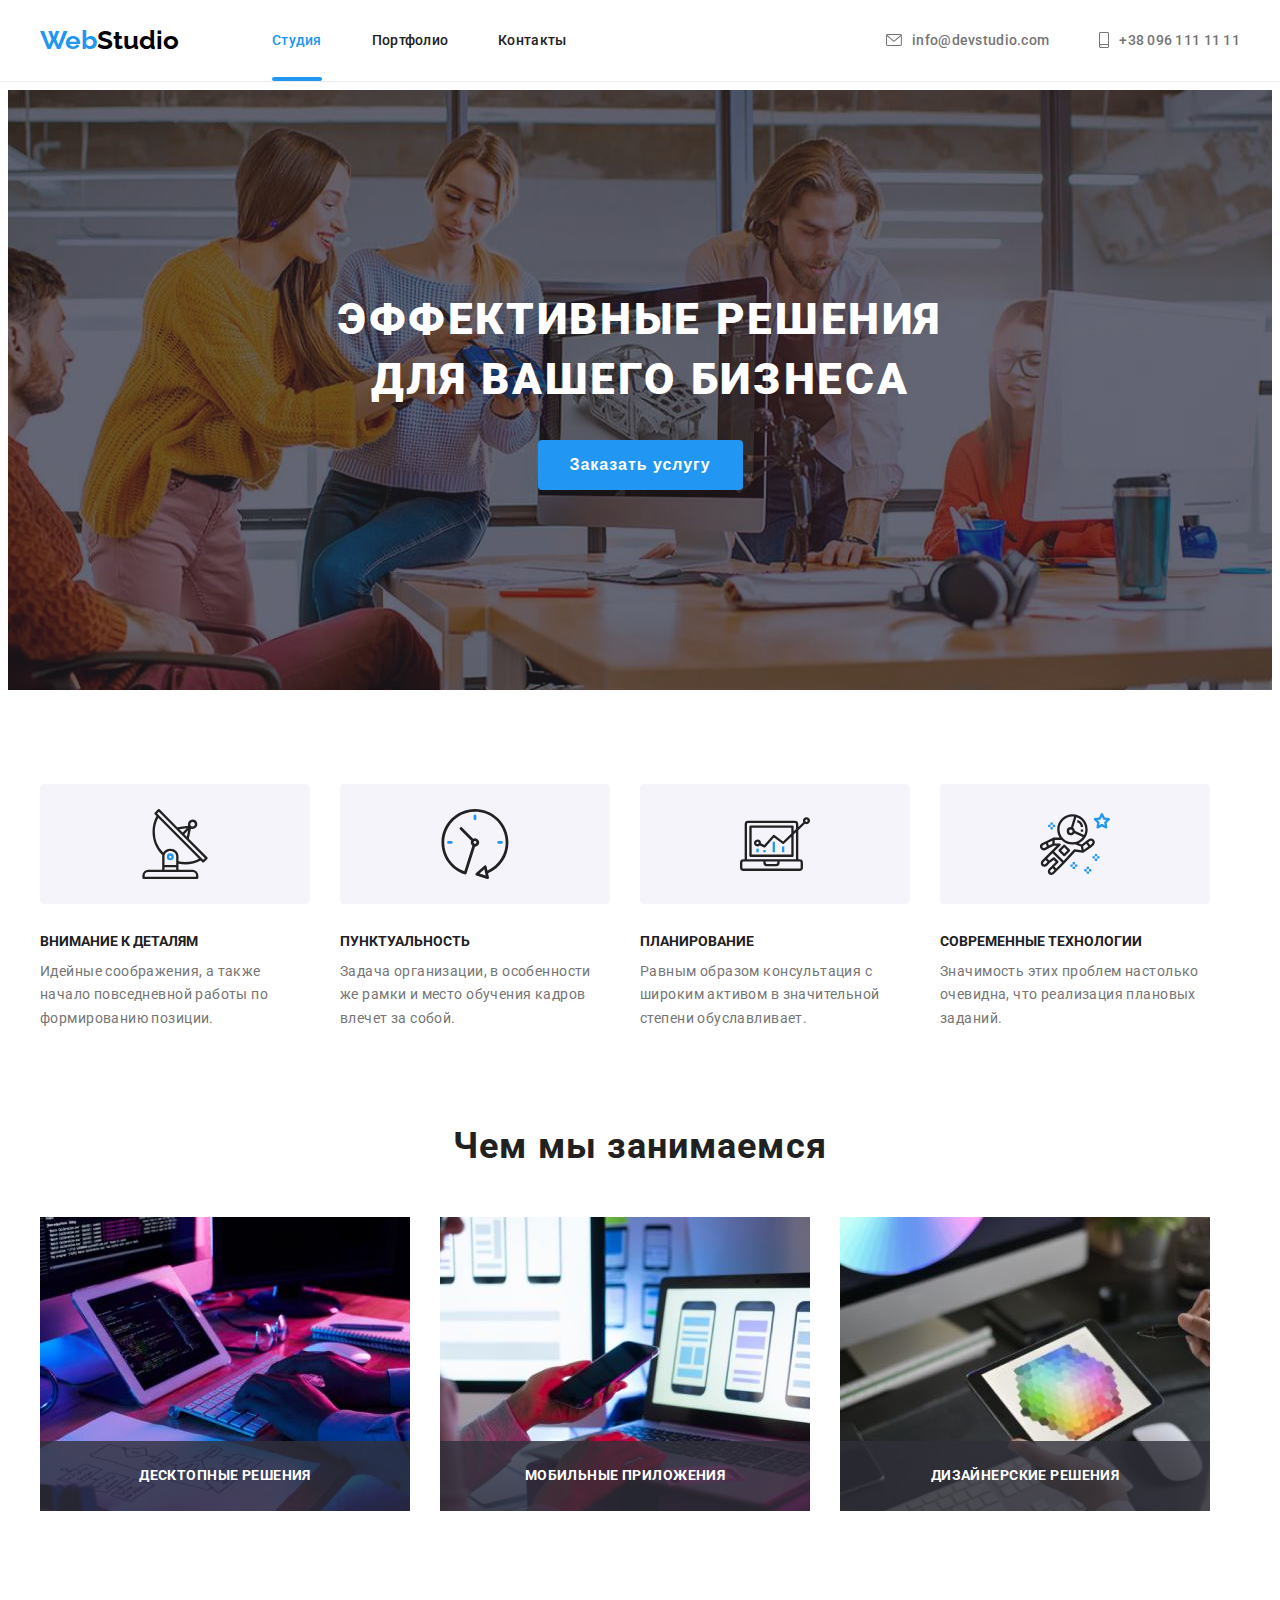
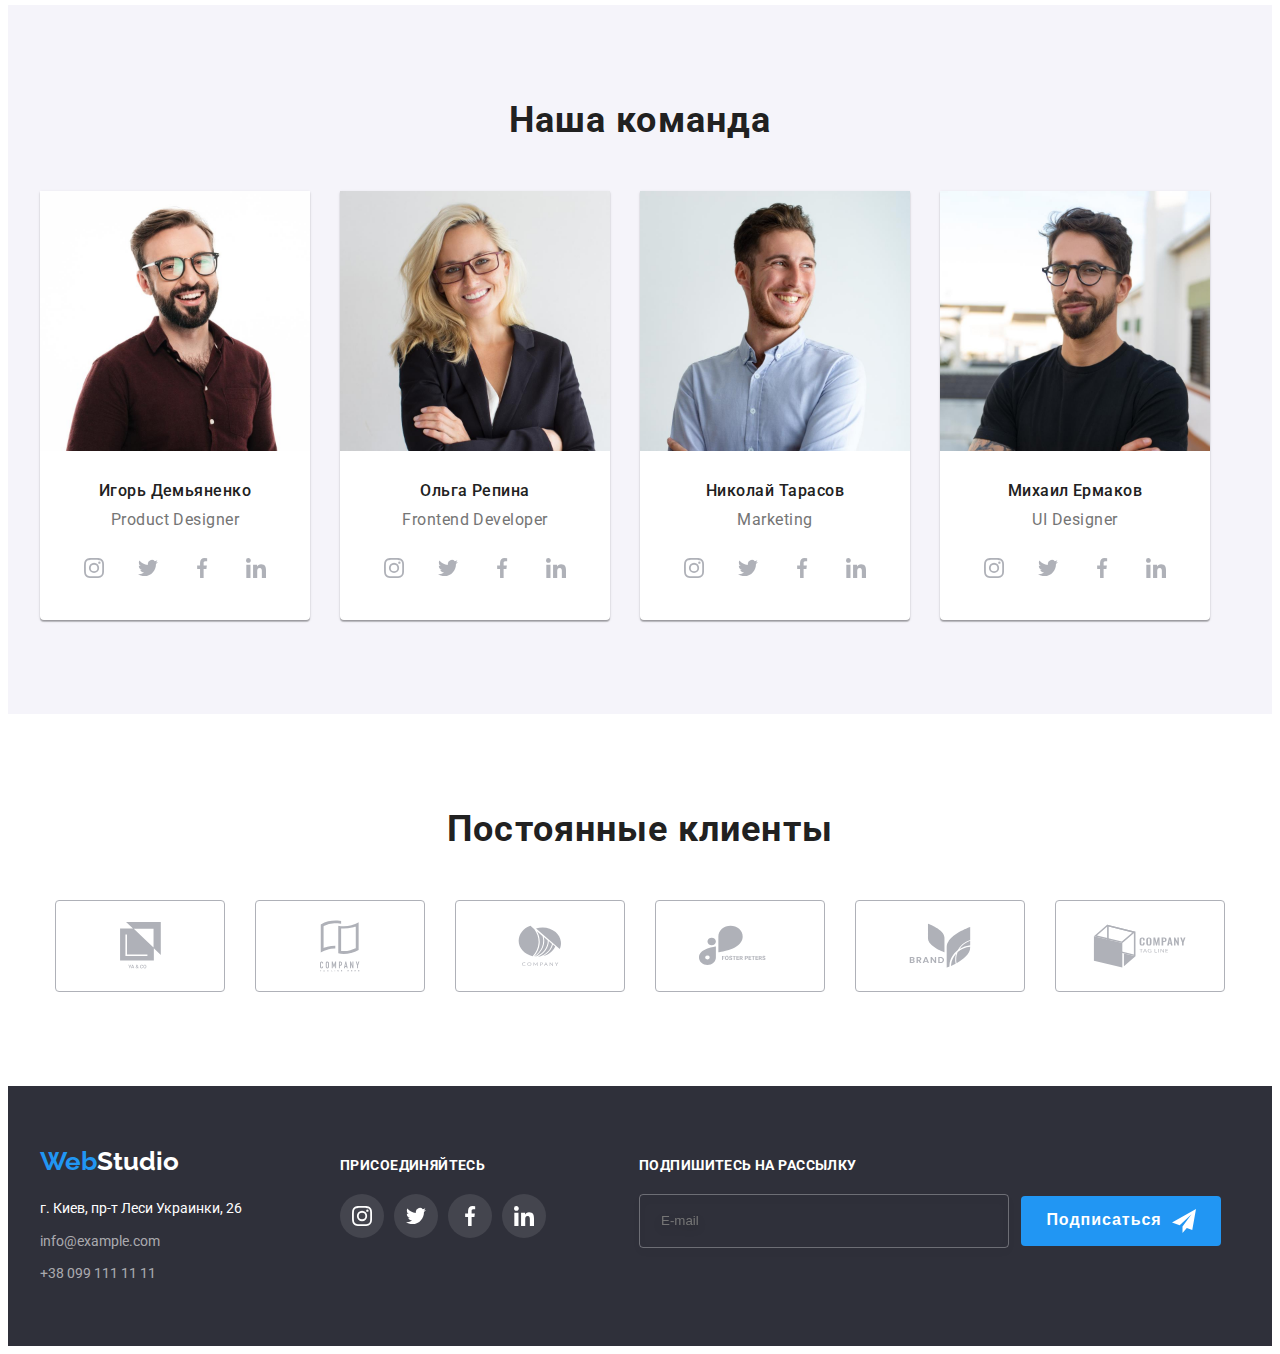
<file: index.html>
<!DOCTYPE html>
<html lang="ru">
    <head>
        <meta charset="UTF-8">
        <meta http-equiv="X-UA-Compatible" content="IE=edge">
        <meta name="viewport" content="width=device-width, initial-scale=1.0">
        <title>Студия</title>
        <link rel="preconnect" href="https://fonts.googleapis.com">
        <link rel="preconnect" href="https://fonts.gstatic.com" crossorigin>
        <link href="https://fonts.googleapis.com/css2?family=Raleway:wght@700&family=Roboto:wght@400;500;700;900&display=swap"
            rel="stylesheet">
        <link rel="stylesheet" href="https://cdnjs.cloudflare.com/ajax/libs/modern-normalize/1.1.0/modern-normalize.min.css"
            integrity="sha512-wpPYUAdjBVSE4KJnH1VR1HeZfpl1ub8YT/NKx4PuQ5NmX2tKuGu6U/JRp5y+Y8XG2tV+wKQpNHVUX03MfMFn9Q=="
            crossorigin="anonymous" referrerpolicy="no-referrer" />
        <link rel="stylesheet" href="./css/main.min.css">
    </head>
    <body>
        
        <!-- Header -->
        <header class="header">

            <div class="container">

                <nav class="nav-box">

                    <a href="./index.html" class="logotype"><span class="logotype__color">Web</span>Studio</a>
                    
                    <ul class="nav-box__list">

                        <li class="nav-box__item">
                            <a class="nav-box__link nav-box__link--current" href="./index.html">Студия</a>
                        </li>

                        <li class="nav-box__item">
                            <a class="nav-box__link" href="./portfolio.html">Портфолио</a>
                        </li>

                        <li class="nav-box__item">
                            <a class="nav-box__link" href="">Контакты</a></li>
                    </ul>
                
                    <ul class="contacts-box">  

                        <li class="contacts-box__item">
                            <a class="contacts-box__link" href="mailto:info@devstudio.com">
                                <svg class="contacts-box__icon" width="16" height="12">
                                    <use href="./images/icons.svg#icon-mail"></use>
                                </svg>info@devstudio.com</a>  
                        </li>

                        <li class="contacts-box__item">
                            <a class="contacts-box__link" href="tel:+380961111111">
                                <svg class="contacts-box__icon" width="10" height="16">
                                    <use href="./images/icons.svg#icon-smartphone"></use>
                                </svg>+38 096 111 11 11</a>
                        </li>
                    </ul>
                </nav>
            </div>
        </header>
        <!-- End of Header -->

        <!-- Main Section -->
        <main>

            <!-- Hero section -->
            <section class="hero">
                <div class="container">
                    <h1 class="hero__title">Эффективные решения для вашего бизнеса</h1>
                    <button class="button hero__button" type="button" data-modal-open>Заказать услугу</button>
                </div>
            </section>
            
            <!-- Modal Window -->
            <div class="backdrop backdrop--is-hidden" data-modal> 
                <div class="modal">
                    <button class="modal__button" type="button" data-modal-close>
                        <svg class="modal__icon" width="18" height="18">
                            <use href="./images/icons.svg#icon-close-button"></use>
                        </svg>
                    </button>

                    <h3 class="modal__title">Оставьте свои данные, мы вам перезвоним</h3>

                    <form class="form">
                        
                        <div class="form-user">
                            <label for="user-name" name="name" class="form-user__label">Имя</label>
                            <input type="text" id="user-name" name="user-name" class="form-user__input" required>
                            <svg class="form-user__icon" width=18 height=18>
                                <use href="./images/icons.svg#icon-form-person"></use>
                            </svg>
                        </div>

                        <div class="form-user">
                            <label for="user-tel" name="tel" class="form-user__label">Телефон</label>
                            <input type="tel" id="user-tel" name="tel" class="form-user__input" required >
                            <svg class="form-user__icon" width=18 height=18>
                                <use href="./images/icons.svg#icon-form-phone"></use>
                            </svg>
                        </div>

                        <div class="form-user">
                            <label for="user-email" name="email" class="form-user__label">Почта</label>
                            <input type="email" id="user-email" name="email" class="form-user__input" required>
                            <svg class="form-user__icon" width=18 height=18>
                                <use href="./images/icons.svg#icon-form-email"></use>
                            </svg>
                        </div>

                        <div class="comment">
                            <label for="feedback" name="feedback" class="comment__label">Комментарий</label>
                            <textarea name="feedback" id="feedback" class="comment__textarea" rows="10"
                            placeholder="Введите текст"></textarea>                                
                        </div>

                        <label name="checkbox" class="form__checkbox-label">
                            <input type="checkbox" name="checkbox" class="form__checkbox-input" >
                            <span class="form__checkbox-icon">
                                <svg width=16 height=15>
                                    <use href="./images/icons.svg#icon-form-check"></use>
                                </svg>
                            </span>
                            Соглашаюсь с рассылкой и принимаю
                            <a href="./index.html" class="form__checkbox-link">Условия договора</a>
                        </label>

                        <button type="submit" class="button form__button">Отправить</button>
                    </form>
                </div>
            </div>
            <!-- End of Hero section -->                               
                
            <!-- Features -->
            <section class="section section--top">
                
                <div class="container">

                    <h2 class="section__title section__title--visually-hidden">Особенности</h2>
                    
                    <ul class="features-list">
                        
                        <li class="features-list__item">
                            <div class="features-list__icon">
                                <svg class="icon" width="70" height="70">
                                    <use href="./images/icons.svg#icon-antenna"></use>
                                </svg>
                            </div>
                            <h3 class="features-list__title">Внимание к деталям</h3>
                            <p class="features-list__text">Идейные соображения, а также начало повседневной работы по формированию позиции.</p>
                        </li>

                        <li class="features-list__item">
                            <div class="features-list__icon">
                                <svg class="icon" width="70" height="70">
                                    <use href="./images/icons.svg#icon-clock"></use>
                                </svg>
                            </div>
                            <h3 class="features-list__title">Пунктуальность</h3>
                            <p class="features-list__text">Задача организации, в особенности же рамки и место обучения кадров влечет за собой.</p>
                        </li>

                        <li class="features-list__item">
                            <div class="features-list__icon">
                                <svg class="icon" width="70" height="70">
                                    <use href="./images/icons.svg#icon-diagram"></use>
                                </svg>
                            </div>
                            <h3 class="features-list__title">Планирование</h3>
                            <p class="features-list__text">Равным образом консультация с широким активом в значительной степени обуславливает.</p>
                        </li>
                        
                        <li class="features-list__item">
                            <div class="features-list__icon">
                                <svg class="icon" width="70" height="70">
                                    <use href="./images/icons.svg#icon-astronaut"></use>
                                </svg>
                            </div>
                            <h3 class="features-list__title">Современные технологии</h3>
                            <p class="features-list__text">Значимость этих проблем настолько очевидна, что реализация плановых заданий.</p>
                        </li>
                    </ul>
                </div>
            </section>
            <!-- End of Features -->
                
            <!-- Work -->
            
            <section class="section">
                
                <div class="container">
                    
                    <h2 class="section__title">Чем мы занимаемся</h2>
                    
                    <ul class="work-list">
                        
                        <li class="work-list__item">                
                            <img src="./images/box1.jpg" width="370" alt="десктопные решения">
                            <div class="work-list__label">
                                <h3 class="work-list__text">Десктопные решения</h3>
                            </div>                            
                        </li>

                        <li class="work-list__item">                                                                                 
                            <img src="./images/box2.jpg" width="370" alt="мобильные приложения">
                            <div class="work-list__label">
                                <h3 class="work-list__text">Мобильные приложения</h3>
                            </div>                         
                        </li>

                        <li class="work-list__item">                           
                            <img src="./images/box3.jpg" width="370" alt="дизайнерские решения">
                            <div class="work-list__label">
                                <h3 class="work-list__text">Дизайнерские решения</h3>
                            </div>                     
                        </li>
                    </ul>
                </div>
            </section>                                       
            <!-- End Work -->
                
            <!-- Our Team -->
            <section class="section section--background">
                
                <div class="container">

                    <h2 class="section__title">Наша команда</h2>

                    <ul class="team-list">
                        
                        <li class="team-list__item">
                            <img src="./images/demyanenko.jpg" width="270" alt="фото Игоря Демьяненка">
                            <div class="heading">

                                <h3 class="heading__title">Игорь Демьяненко</h3>

                                <p class="heading__description">Product Designer</p>

                                <ul class="social-links">

                                    <li class="social-links__item">
                                        <a class="social-links__link" href="https://www.instagram.com/" target="_blank" rel="noreferrer noopener"> 
                                            <svg class="social-links__icon" width="20" height="20">
                                                <use href="./images/icons.svg#icon-instagram"></use>
                                            </svg>
                                        </a>
                                    </li>

                                    <li class="social-links__item">
                                        <a class="social-links__link" href="https://twitter.com/" target="_blank" rel="noreferrer noopener"> 
                                            <svg class="social-links__icon" width="20" height="20">
                                                <use href="./images/icons.svg#icon-twitter"></use>
                                            </svg>
                                        </a>
                                    </li>

                                    <li class="social-links__item">
                                        <a class="social-links__link" href="https://www.facebook.com/" target="_blank" rel="noreferrer noopener"> 
                                            <svg class="social-links__icon" width="20" height="20">
                                                <use href="./images/icons.svg#icon-facebook"></use>
                                            </svg>
                                        </a>
                                    </li>

                                    <li class="social-links__item">
                                        <a class="social-links__link" href="https://www.linkedin.com/" target="_blank" rel="noreferrer noopener"> 
                                            <svg class="social-links__icon" width="20" height="20">
                                                <use href="./images/icons.svg#icon-linkedin"></use>
                                            </svg>
                                        </a>
                                    </li>
                                </ul>
                            </div>
                        </li>

                        <li class="team-list__item">
                            <img src="./images/repina.jpg" width="270" alt="фото Ольги Репиной">
                            <div class="heading">

                                <h3 class="heading__title">Ольга Репина</h3>

                                <p class="heading__description">Frontend Developer</p>

                                <ul class="social-links">

                                    <li class="social-links__item">
                                        <a class="social-links__link" href="https://www.instagram.com/" target="_blank" rel="noreferrer noopener">
                                            <svg class="social-links__icon" width="20" height="20">
                                                <use href="./images/icons.svg#icon-instagram"></use>
                                            </svg>
                                        </a>
                                    </li>

                                    <li class="social-links__item">
                                        <a class="social-links__link" href="https://twitter.com/" target="_blank" rel="noreferrer noopener">
                                            <svg class="social-links__icon" width="20" height="20">
                                                <use href="./images/icons.svg#icon-twitter"></use>
                                            </svg>
                                        </a>
                                    </li>

                                    <li class="social-links__item">
                                        <a class="social-links__link" href="https://www.facebook.com/" target="_blank" rel="noreferrer noopener">
                                            <svg class="social-links__icon" width="20" height="20">
                                                <use href="./images/icons.svg#icon-facebook"></use>
                                            </svg>
                                        </a>
                                    </li>

                                    <li class="social-links__item">
                                        <a class="social-links__link" href="https://www.linkedin.com/" target="_blank" rel="noreferrer noopener">
                                            <svg class="social-links__icon" width="20" height="20">
                                                <use href="./images/icons.svg#icon-linkedin"></use>
                                            </svg>
                                        </a>
                                    </li>
                                </ul>
                            </div>
                        </li>

                        <li class="team-list__item">
                            <img src="./images/tarasov.jpg" width="270" alt="фото Николая Тарасова">
                            <div class="heading">

                                <h3 class="heading__title">Николай Тарасов</h3>

                                <p class="heading__description">Marketing</p>

                                <ul class="social-links">

                                    <li class="social-links__item">
                                        <a class="social-links__link" href="https://www.instagram.com/" target="_blank" rel="noreferrer noopener">
                                            <svg class="social-links__icon" width="20" height="20">
                                                <use href="./images/icons.svg#icon-instagram"></use>
                                            </svg>
                                        </a>
                                    </li>

                                    <li class="social-links__item">
                                        <a class="social-links__link" href="https://twitter.com/" target="_blank" rel="noreferrer noopener">
                                            <svg class="social-links__icon" width="20" height="20">
                                                <use href="./images/icons.svg#icon-twitter"></use>
                                            </svg>
                                        </a>
                                    </li>

                                    <li class="social-links__item">
                                        <a class="social-links__link" href="https://www.facebook.com/" target="_blank" rel="noreferrer noopener">
                                            <svg class="social-links__icon" width="20" height="20">
                                                <use href="./images/icons.svg#icon-facebook"></use>
                                            </svg>
                                        </a>
                                    </li>

                                    <li class="social-links__item">
                                        <a class="social-links__link" href="https://www.linkedin.com/" target="_blank" rel="noreferrer noopener">
                                            <svg class="social-links__icon" width="20" height="20">
                                                <use href="./images/icons.svg#icon-linkedin"></use>
                                            </svg>
                                        </a>
                                    </li>
                                </ul>
                            </div>
                        </li>

                        <li class="team-list__item">
                            <img src="./images/ermakov.jpg" width="270" alt="фото Михаила Ермакова">
                            <div class="heading">

                                <h3 class="heading__title">Михаил Ермаков</h3>

                                <p class="heading__description">UI Designer</p>

                                <ul class="social-links">

                                    <li class="social-links__item">
                                        <a class="social-links__link" href="https://www.instagram.com/" target="_blank" rel="noreferrer noopener">
                                            <svg class="social-links__icon" width="20" height="20">
                                                <use href="./images/icons.svg#icon-instagram"></use>
                                            </svg>
                                        </a>
                                    </li>

                                    <li class="social-links__item">
                                        <a class="social-links__link" href="https://twitter.com/" target="_blank" rel="noreferrer noopener">
                                            <svg class="social-links__icon" width="20" height="20">
                                                <use href="./images/icons.svg#icon-twitter"></use>
                                            </svg>
                                        </a>
                                    </li>

                                    <li class="social-links__item">
                                        <a class="social-links__link" href="https://www.facebook.com/" target="_blank" rel="noreferrer noopener">
                                            <svg class="social-links__icon" width="20" height="20">
                                                <use href="./images/icons.svg#icon-facebook"></use>
                                            </svg>
                                        </a>
                                    </li>

                                    <li class="social-links__item">
                                        <a class="social-links__link" href="https://www.linkedin.com/" target="_blank" rel="noreferrer noopener">
                                            <svg class="social-links__icon" width="20" height="20">
                                                <use href="./images/icons.svg#icon-linkedin"></use>
                                            </svg>
                                        </a>
                                    </li>
                                </ul>
                            </div>
                        </li>
                    </ul>
                </div>
            </section>
            <!-- End of Our Team -->

            <!-- Clients -->
            <section class="section">

                <div class="container">

                    <h2 class="section__title">Постоянные клиенты</h2>

                    <ul class="clients-list">

                        <li class="clients-list__item">
                            <a class="clients-list__link" href="#" target="_blank" rel="noreferrer noopener">
                                <svg class="clients-list__icon" width="41" height="46.7">
                                    <use href="./images/icons.svg#icon-logo1"></use>
                                </svg>
                            </a>
                        </li>

                        <li class="clients-list__item">
                            <a class="clients-list__link" href="#" target="_blank" rel="noreferrer noopener">
                                <svg class="clients-list__icon" width="40" height="52">
                                    <use href="./images/icons.svg#icon-logo2"></use>
                                </svg>
                            </a>
                        </li>

                        <li class="clients-list__item">
                            <a class="clients-list__link" href="#" target="_blank" rel="noreferrer noopener">
                                <svg class="clients-list__icon" width="43.46" height="41.18">
                                    <use href="./images/icons.svg#icon-logo3"></use>
                                </svg>
                            </a>
                        </li>

                        <li class="clients-list__item">
                            <a class="clients-list__link" href="#" target="_blank" rel="noreferrer noopener">
                                <svg class="clients-list__icon" width="84.44" height="40.62">
                                    <use href="./images/icons.svg#icon-logo4"></use>
                                </svg>
                            </a>
                        </li>

                        <li class="clients-list__item">
                            <a class="clients-list__link" href="#" target="_blank" rel="noreferrer noopener">
                                <svg class="clients-list__icon" width="62.54" height="45.43">
                                    <use href="./images/icons.svg#icon-logo5"></use>
                                </svg>
                            </a>
                        </li>

                        <li class="clients-list__item">
                            <a class="clients-list__link" href="#" target="_blank" rel="noreferrer noopener">
                                <svg class="clients-list__icon" width="93.79" height="43.93">
                                    <use href="./images/icons.svg#icon-logo6"></use>
                                </svg>
                            </a>
                        </li>
                    </ul>
                </div>
            </section>
            <!-- End of Clients -->

        </main>
        <!-- End of Main Section -->
            
        <!-- Footer -->
        <footer class="footer">

            <div class="container container--footer">

                <div class="footer-nav">

                    <a href="./index.html" class="logotype footer__logotype"><span class="logotype__color">Web</span>Studio</a>
                    
                    <address class="address">г. Киев, пр-т Леси Украинки, 26</address>
                    
                        <ul class="contacts">

                            <li class="contacts__item">
                                <a class="contacts__link" href="mailto:info@example.com">info@example.com</a>
                            </li>

                            <li class="contacts__item">
                                <a class="contacts__link" href="tel:+380991111111">+38 099 111 11 11</a>
                            </li>
                        </ul>

                </div>

                <div class="footer-social">

                    <h2 class="footer__subtitle">Присоединяйтесь</h2>

                    <ul class="social-links social-links--footer">

                        <li class="social-links__item">
                            <a class="social-links__link social-links__link--bgc" href="https://www.instagram.com/" target="_blank" rel="noreferrer noopener">
                                <svg class="social-links__icon social-links__icon--color" width="20" height="20">
                                    <use href="./images/icons.svg#icon-instagram-footer"></use>
                                </svg>
                            </a>
                        </li>

                        <li class="social-links__item">
                            <a class="social-links__link social-links__link--bgc" href="https://twitter.com/" target="_blank" rel="noreferrer noopener">
                                <svg class="social-links__icon social-links__icon--color" width="20" height="20">
                                    <use href="./images/icons.svg#icon-twitter-footer"></use>
                                </svg>
                            </a>
                        </li>

                        <li class="social-links__item">
                            <a class="social-links__link social-links__link--bgc" href="https://www.facebook.com/" target="_blank" rel="noreferrer noopener">
                                <svg class="social-links__icon social-links__icon--color" width="20" height="20">
                                    <use href="./images/icons.svg#icon-facebook-footer"></use>
                                </svg>
                            </a>
                        </li>

                        <li class="social-links__item">
                            <a class="social-links__link social-links__link--bgc" href="https://www.linkedin.com/" target="_blank" rel="noreferrer noopener">
                                <svg class="social-links__icon social-links__icon--color" width="20" height="20">
                                    <use href="./images/icons.svg#icon-linkedin-footer"></use>
                                </svg>
                            </a>
                        </li>
                    </ul>
                </div>                      
                
                <!-- Form subscribe -->
                <form class="subscribe">

                    <h2 class="footer__subtitle">Подпишитесь на рассылку</h2>

                    <div class="form-subscribe">

                        <input type="email" name="email" class="form-subscribe__input" placeholder="E-mail">                         
                        <button type="submit" class="button form-subscribe__button">Подписаться
                            <svg class="form-subscribe__icon" width="24" height=24>
                                <use href="./images/icons.svg#icon-form-send"></use>
                            </svg>
                        </button>
                    </div>
                </form>
                <!-- End of Form subscribe -->
            </div>
        </footer>
        <!-- End of Footer -->
        <script src="./js/modal.js"></script>
    </body>
</html>
</file>
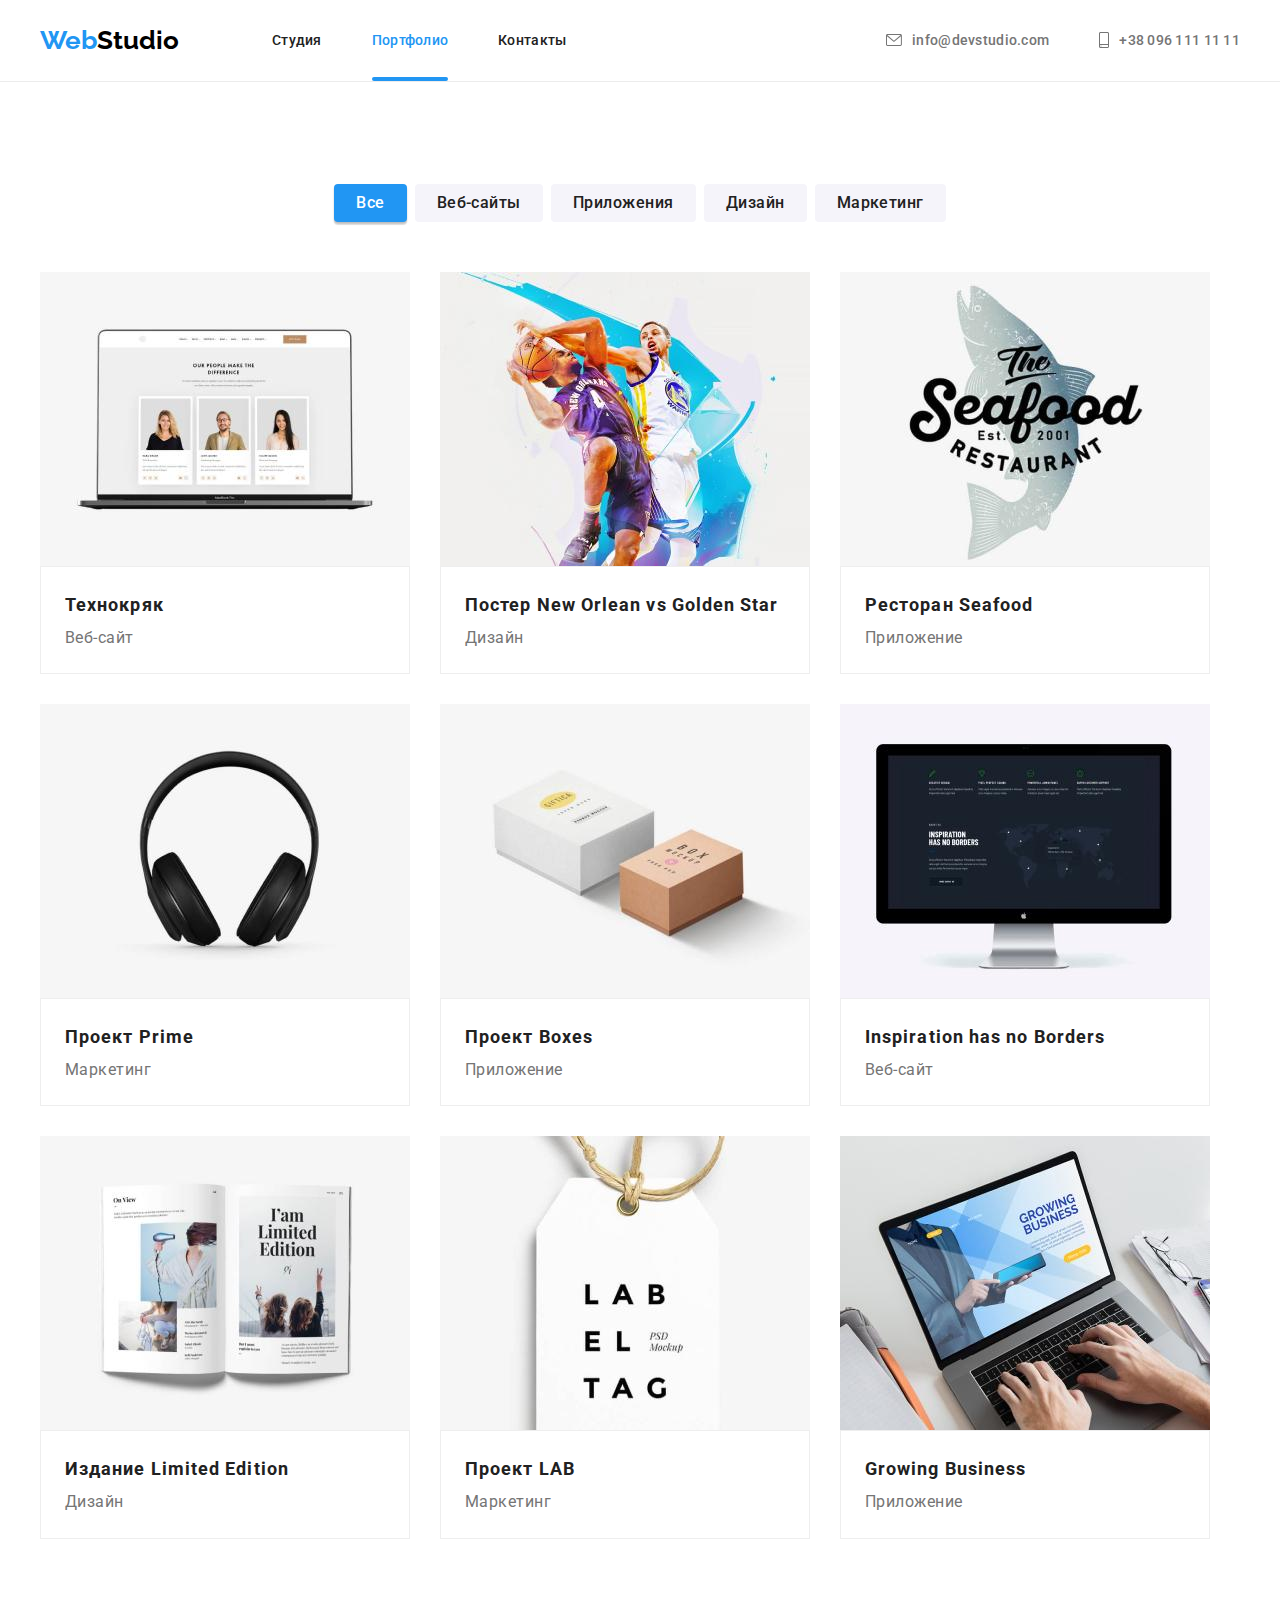
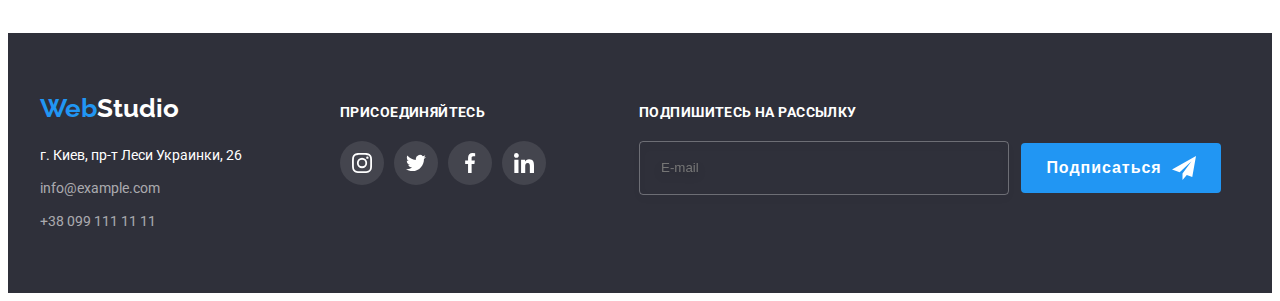
<file: portfolio.html>
<!DOCTYPE html>
<html lang="ru">
    <head>
        <meta charset="UTF-8">
        <meta http-equiv="X-UA-Compatible" content="IE=edge">
        <meta name="viewport" content="width=device-width, initial-scale=1.0">
        <title>Портфолио</title>
        <link rel="preconnect" href="https://fonts.googleapis.com">
        <link rel="preconnect" href="https://fonts.gstatic.com" crossorigin>
        <link href="https://fonts.googleapis.com/css2?family=Raleway:wght@700&family=Roboto:wght@400;500;700;900&display=swap"
            rel="stylesheet">
        <link rel="stylesheet" href="https://cdnjs.cloudflare.com/ajax/libs/modern-normalize/1.1.0/modern-normalize.min.css"
            integrity="sha512-wpPYUAdjBVSE4KJnH1VR1HeZfpl1ub8YT/NKx4PuQ5NmX2tKuGu6U/JRp5y+Y8XG2tV+wKQpNHVUX03MfMFn9Q=="
            crossorigin="anonymous" referrerpolicy="no-referrer"/>
        <link rel="stylesheet" href="./css/main.min.css">
    </head>

    <body>
        
        <!-- Header -->
        <header class="header">

            <div class="container">

                <nav class="nav-box">

                    <a href="./index.html" class="logotype"><span class="logotype__color">Web</span>Studio</a>
        
                    <ul class="nav-box__list">
                        <li class="nav-box__item">
                            <a class="nav-box__link" href="./index.html">Студия</a>
                        </li>

                        <li class="nav-box__item">
                            <a class="nav-box__link nav-box__link--current" href="./portfolio.html">Портфолио</a>
                        </li>

                        <li class="nav-box__item">
                            <a class="nav-box__link" href="">Контакты</a>
                        </li>
                    </ul>
        
                    <ul class="contacts-box">

                        <li class="contacts-box__item">
                            <a class="contacts-box__link" href="mailto:info@devstudio.com">
                                <svg class="contacts-box__icon" width="16" height="12">
                                    <use href="./images/icons.svg#icon-mail"></use>
                                </svg>info@devstudio.com</a>
                        </li>

                        <li class="contacts-box__item">
                            <a class="contacts-box__link" href="tel:+380961111111">
                                <svg class="contacts-box__icon" width="10" height="16">
                                    <use href="./images/icons.svg#icon-smartphone"></use>
                                </svg>+38 096 111 11 11</a>
                        </li>
                    </ul>
                </nav>
            </div>
        </header>
        <!-- End of Header -->

        <!-- Main Section -->
        <main>

            <section class="section">

                <div class="container">

                    <h1 class="section__title section__title--visually-hidden">Наши работы</h1>

                    <!-- Filters -->
                    <ul class="filters">
                        <li class="filters__item"><button type="button" class="filters__button filters__button--current">Все</button></li>
                        <li class="filters__item"><button type="button" class="filters__button">Веб-сайты</button></li>
                        <li class="filters__item"><button type="button" class="filters__button">Приложения</button></li>
                        <li class="filters__item"><button type="button" class="filters__button">Дизайн</button></li>
                        <li class="filters__item"><button type="button" class="filters__button">Маркетинг</button></li>
                    </ul>
                    <!-- End of Filters -->

                    <!-- Portfolio -->
                    <ul class="works">

                        <li class="works__item">
                            <a href="#" class="works__link">
                                <div class="works-thumb">
                                    <img src="./images/techcrack.jpg" width="370" height="294" alt="ноутбук с фото трех контактов">
                                    <div class="overlay">
                                        <p class="overlay__text">Технокряк это современная площадка распространения коронавируса. 
                                        Компании используют эту платформу для цифрового шпионажа и атак на защищённые сервера конкурентов.</p>
                                    </div>
                                </div>

                                <div class="works__description">
                                    <h3 class="works__title">Технокряк</h3>
                                    <p class="works__text">Веб-сайт</p>
                                </div>
                            </a>
                        </li>

                        <li class="works__item">
                            <a href="#" class="works__link">
                                <div class="works-thumb">
                                    <img src="./images/poster-new-orlean-vs-golden-star.jpg" width="370" height="294" alt="постер двух баскетболистов">
                                    <div class="overlay">
                                        <p class="overlay__text">Lorem ipsum dolor sit amet, consectetur adipisicing elit. 
                                        Ex recusandae tempore ratione porro pariatur consectetur ipsam rerum, numquam minus sint.</p>
                                    </div>
                                </div>

                                <div class="works__description">
                                    <h3 class="works__title">Постер New Orlean vs Golden Star</h3>
                                    <p class="works__text">Дизайн</p>
                                </div>
                            </a>
                        </li>

                        <li class="works__item">
                            <a href="#" class="works__link">
                                <div class="works-thumb">
                                    <img src="./images/restaurant-seafood.jpg" width="370" height="294" alt="постер ресторана морепродуктов">
                                    <div class="overlay">
                                        <p class="overlay__text">Lorem ipsum dolor sit amet, consectetur adipisicing elit.
                                        Ex recusandae tempore ratione porro pariatur consectetur ipsam rerum, numquam minus sint.</p>
                                    </div>            
                                </div>

                                <div class="works__description">
                                    <h3 class="works__title">Ресторан Seafood</h3>
                                    <p class="works__text">Приложение</p>
                                </div>
                            </a>
                        </li>

                        <li class="works__item">
                            <a href="#" class="works__link">
                                <div class="works-thumb">
                                    <img src="./images/project-prime.jpg" width="370" height="294" alt="фото наушников">
                                    <div class="overlay">
                                        <p class="overlay__text">Lorem ipsum dolor sit amet, consectetur adipisicing elit.
                                        Ex recusandae tempore ratione porro pariatur consectetur ipsam rerum, numquam minus sint.</p>
                                    </div>
                                </div>

                                <div class="works__description">
                                    <h3 class="works__title">Проект Prime</h3>
                                    <p class="works__text">Маркетинг</p>
                                </div>
                            </a>
                        </li>

                        <li class="works__item">
                            <a href="#" class="works__link">
                                <div class="works-thumb">
                                    <img src="./images/project-boxes.jpg" width="370" height="294" alt="фото двух коробок">
                                    <div class="overlay">
                                        <p class="overlay__text">Lorem ipsum dolor sit amet, consectetur adipisicing elit.
                                        Ex recusandae tempore ratione porro pariatur consectetur ipsam rerum, numquam minus sint.</p>
                                    </div>
                                </div>

                                <div class="works__description">
                                    <h3 class="works__title">Проект Boxes</h3>
                                    <p class="works__text">Приложение</p>
                                </div>
                            </a>
                        </li>
                        
                        <li class="works__item">
                            <a href="#" class="works__link">
                                <div class="works-thumb">
                                    <img src="./images/inspiration-has-no-borders.jpg" width="370" height="294" alt="фото аймака с картой мира">
                                    <div class="overlay">
                                        <p class="overlay__text">Lorem ipsum dolor sit amet, consectetur adipisicing elit.
                                        Ex recusandae tempore ratione porro pariatur consectetur ipsam rerum, numquam minus sint.</p>
                                    </div>
                                </div>

                                <div class="works__description">
                                    <h3 class="works__title">Inspiration has no Borders</h3>
                                    <p class="works__text">Веб-сайт</p>
                                </div>
                            </a>
                        </li>

                        <li class="works__item">
                            <a href="#" class="works__link">
                                <div class="works-thumb">
                                    <img src="./images/limited-edition.jpg" width="370" height="294" alt="фото книги ограниченого издания">
                                    <div class="overlay">
                                        <p class="overlay__text">Lorem ipsum dolor sit amet, consectetur adipisicing elit.
                                        Ex recusandae tempore ratione porro pariatur consectetur ipsam rerum, numquam minus sint.</p>
                                    </div>
                                </div>

                                <div class="works__description">
                                    <h3 class="works__title">Издание Limited Edition</h3>
                                    <p class="works__text">Дизайн</p>
                                </div>
                            </a>
                        </li>

                        <li class="works__item">
                            <a href="#" class="works__link">
                                <div class="works-thumb">
                                    <img src="./images/project-lab.jpg" width="370" height="294" alt="фото лейбла">
                                    <div class="overlay">
                                        <p class="overlay__text">Lorem ipsum dolor sit amet, consectetur adipisicing elit.
                                        Ex recusandae tempore ratione porro pariatur consectetur ipsam rerum, numquam minus sint.</p>
                                    </div>
                                </div>

                                <div class="works__description">
                                    <h3 class="works__title">Проект LAB</h3>
                                    <p class="works__text">Маркетинг</p>
                                </div>
                            </a>
                        </li>

                        <li class="works__item">
                            <a href="#" class="works__link">
                                <div class="works-thumb">
                                    <img src="./images/growing-buisnes.jpg" width="370" height="294" alt="фото макбука в рабочей обстановке">
                                    <div class="overlay">
                                        <p class="overlay__text">Lorem ipsum dolor sit amet, consectetur adipisicing elit.
                                        Ex recusandae tempore ratione porro pariatur consectetur ipsam rerum, numquam minus sint.</p>
                                    </div>
                                </div>

                                <div class="works__description">
                                    <h3 class="works__title">Growing Business</h3>
                                    <p class="works__text">Приложение</p>
                                </div>
                            </a>
                        </li>
                    </ul>
                    <!-- End of Portfolio -->
                </div>
            </section>
            <!-- End of Main Section -->
        </main>

        <!-- Footer -->
        <footer class="footer">
        
            <div class="container container--footer">
        
                <div class="footer-nav">
        
                    <a href="./index.html" class="logotype footer__logotype"><span class="logotype__color">Web</span>Studio</a>
        
                    <address class="address">г. Киев, пр-т Леси Украинки, 26</address>

                    <ul class="contacts">
                        <li class="contacts__item">
                            <a class="contacts__link" href="mailto:info@example.com">info@example.com</a>
                        </li>

                        <li class="contacts__item">
                            <a class="contacts__link" href="tel:+380991111111">+38 099 111 11 11</a>
                        </li>
                    </ul>
        
                </div>
        
                <div class="footer-social">
        
                    <h2 class="footer__subtitle">Присоединяйтесь</h2>
        
                    <ul class="social-links social-links--footer">
        
                        <li class="social-links__item">
                            <a class="social-links__link social-links__link--bgc" href="https://www.instagram.com/"
                                target="_blank" rel="noreferrer noopener">
                                <svg class="social-links__icon social-links__icon--color" width="20" height="20">
                                    <use href="./images/icons.svg#icon-instagram-footer"></use>
                                </svg>
                            </a>
                        </li>
        
                        <li class="social-links__item">
                            <a class="social-links__link social-links__link--bgc" href="https://twitter.com/" target="_blank"
                                rel="noreferrer noopener">
                                <svg class="social-links__icon social-links__icon--color" width="20" height="20">
                                    <use href="./images/icons.svg#icon-twitter-footer"></use>
                                </svg>
                            </a>
                        </li>
        
                        <li class="social-links__item">
                            <a class="social-links__link social-links__link--bgc" href="https://www.facebook.com/"
                                target="_blank" rel="noreferrer noopener">
                                <svg class="social-links__icon social-links__icon--color" width="20" height="20">
                                    <use href="./images/icons.svg#icon-facebook-footer"></use>
                                </svg>
                            </a>
                        </li>
        
                        <li class="social-links__item">
                            <a class="social-links__link social-links__link--bgc" href="https://www.linkedin.com/"
                                target="_blank" rel="noreferrer noopener">
                                <svg class="social-links__icon social-links__icon--color" width="20" height="20">
                                    <use href="./images/icons.svg#icon-linkedin-footer"></use>
                                </svg>
                            </a>
                        </li>
                    </ul>
                </div>
        
                <!-- Form subscribe -->
                <form class="subscribe">
        
                    <h2 class="footer__subtitle">Подпишитесь на рассылку</h2>
        
                    <div class="form-subscribe">
        
                        <input type="email" name="email" class="form-subscribe__input" placeholder="E-mail">
                        <button type="submit" class="button form-subscribe__button">Подписаться
                            <svg class="form-subscribe__icon" width="24" height=24>
                                <use href="./images/icons.svg#icon-form-send"></use>
                            </svg>
                        </button>
                    </div>
                </form>
                <!-- End of Form subscribe -->
            </div>
        </footer>
        <!-- End of Footer -->
    </body>
</html>
</file>
<file: css/main.min.css>
body{font-family:"Roboto",sans-serif;color:#757575;padding-top:82px}ul,li{list-style:none;margin:0;padding:0}a{text-decoration:none;padding:0}h1,h2,h3,h4,h5,h6,p{margin:0;padding:0}img{display:block}.container{width:1200px;margin-left:auto;margin-right:auto;padding-left:15px;padding-right:15px}.container--footer{display:-webkit-box;display:-webkit-flex;display:-ms-flexbox;display:flex;-webkit-box-align:baseline;-webkit-align-items:baseline;-ms-flex-align:baseline;align-items:baseline}.section{padding-top:94px;padding-bottom:94px}.section__title{margin-bottom:50px;color:#212121;font-weight:700;font-size:36px;line-height:1.17;text-align:center;letter-spacing:0.03em}.section__title--visually-hidden{position:absolute;clip:rect(0 0 0 0)}.section--background{background-color:#f5f4fa}.section--top{padding-bottom:0}.button{min-width:200px;height:50px;background-color:#2196f3;color:#ffffff;font-size:16px;font-weight:700;line-height:1.9;letter-spacing:0.06em;cursor:pointer;-webkit-border-radius:4px;border-radius:4px;border:none;-webkit-transition:background-color cubic-bezier(0.4, 0, 0.2, 1) 250ms,-webkit-box-shadow cubic-bezier(0.4, 0, 0.2, 1) 250ms;transition:background-color cubic-bezier(0.4, 0, 0.2, 1) 250ms,-webkit-box-shadow cubic-bezier(0.4, 0, 0.2, 1) 250ms;-o-transition:background-color cubic-bezier(0.4, 0, 0.2, 1) 250ms,box-shadow cubic-bezier(0.4, 0, 0.2, 1) 250ms;transition:background-color cubic-bezier(0.4, 0, 0.2, 1) 250ms,box-shadow cubic-bezier(0.4, 0, 0.2, 1) 250ms;transition:background-color cubic-bezier(0.4, 0, 0.2, 1) 250ms,box-shadow cubic-bezier(0.4, 0, 0.2, 1) 250ms,-webkit-box-shadow cubic-bezier(0.4, 0, 0.2, 1) 250ms}.button:hover,.button:focus{background-color:#188ce8;-webkit-box-shadow:0px 4px 4px rgba(0,0,0,0.15);box-shadow:0px 4px 4px rgba(0,0,0,0.15)}.social-links{display:-webkit-box;display:-webkit-flex;display:-ms-flexbox;display:flex;-webkit-box-pack:center;-webkit-justify-content:center;-ms-flex-pack:center;justify-content:center;-webkit-box-align:center;-webkit-align-items:center;-ms-flex-align:center;align-items:center}.social-links__item{display:-webkit-box;display:-webkit-flex;display:-ms-flexbox;display:flex;-webkit-box-pack:center;-webkit-justify-content:center;-ms-flex-pack:center;justify-content:center;-webkit-box-align:center;-webkit-align-items:center;-ms-flex-align:center;align-items:center;width:44px;height:44px;-webkit-border-radius:50%;border-radius:50%}.social-links__item:not(:last-child){margin-right:10px}.social-links__link{display:-webkit-box;display:-webkit-flex;display:-ms-flexbox;display:flex;-webkit-box-pack:center;-webkit-justify-content:center;-ms-flex-pack:center;justify-content:center;-webkit-box-align:center;-webkit-align-items:center;-ms-flex-align:center;align-items:center;width:100%;height:100%;-webkit-border-radius:50%;border-radius:50%;fill:#afb1b8;-webkit-transition:background-color cubic-bezier(0.4, 0, 0.2, 1) 250ms,fill cubic-bezier(0.4, 0, 0.2, 1) 250ms;-o-transition:background-color cubic-bezier(0.4, 0, 0.2, 1) 250ms,fill cubic-bezier(0.4, 0, 0.2, 1) 250ms;transition:background-color cubic-bezier(0.4, 0, 0.2, 1) 250ms,fill cubic-bezier(0.4, 0, 0.2, 1) 250ms}.social-links__link:hover,.social-links__link:focus{background-color:#2196f3;fill:#ffffff}.header{border-bottom:1px solid #ececec;position:fixed;width:100%;top:0;left:0;z-index:1;background-color:#ffffff}.logotype{font-family:"Raleway",sans-serif;font-size:26px;font-weight:700;line-height:1.2;color:#000;-webkit-transition:-webkit-text-decoration cubic-bezier(0.4, 0, 0.2, 1) 250ms;transition:-webkit-text-decoration cubic-bezier(0.4, 0, 0.2, 1) 250ms;-o-transition:text-decoration cubic-bezier(0.4, 0, 0.2, 1) 250ms;transition:text-decoration cubic-bezier(0.4, 0, 0.2, 1) 250ms;transition:text-decoration cubic-bezier(0.4, 0, 0.2, 1) 250ms, -webkit-text-decoration cubic-bezier(0.4, 0, 0.2, 1) 250ms}.logotype:hover,.logotype:focus{-webkit-text-decoration:underline #2196f3;text-decoration:underline #2196f3}.logotype__color{color:#2196f3}.nav-box{display:-webkit-box;display:-webkit-flex;display:-ms-flexbox;display:flex;-webkit-box-align:center;-webkit-align-items:center;-ms-flex-align:center;align-items:center}.nav-box__list{display:-webkit-box;display:-webkit-flex;display:-ms-flexbox;display:flex;margin-left:93px}.nav-box__item:not(:last-child){margin-right:50px}.nav-box__link{position:relative;display:block;padding-top:32px;padding-bottom:32px;font-size:14px;font-style:normal;font-weight:500;line-height:1.2;letter-spacing:0.02em;color:#212121;-webkit-transition:color cubic-bezier(0.4, 0, 0.2, 1) 250ms;-o-transition:color cubic-bezier(0.4, 0, 0.2, 1) 250ms;transition:color cubic-bezier(0.4, 0, 0.2, 1) 250ms}.nav-box__link:hover,.nav-box__link:focus{color:#2196f3}.nav-box__link--current{color:#2196f3}.nav-box__link--current::after{content:"";position:absolute;bottom:0;left:0;width:100%;height:4px;-webkit-border-radius:2px;border-radius:2px;background-color:#2196f3}.contacts-box{display:-webkit-box;display:-webkit-flex;display:-ms-flexbox;display:flex;margin-left:auto}.contacts-box__item:last-child{margin-left:50px}.contacts-box__icon{margin-right:10px;fill:currentColor}.contacts-box__link{display:-webkit-box;display:-webkit-flex;display:-ms-flexbox;display:flex;-webkit-box-pack:center;-webkit-justify-content:center;-ms-flex-pack:center;justify-content:center;-webkit-box-align:center;-webkit-align-items:center;-ms-flex-align:center;align-items:center;padding-top:32px;padding-bottom:32px;font-size:14px;font-style:normal;font-weight:500;line-height:1.2;letter-spacing:0.02em;color:#757575;-webkit-transition:color cubic-bezier(0.4, 0, 0.2, 1) 250ms,fill cubic-bezier(0.4, 0, 0.2, 1) 250ms;-o-transition:color cubic-bezier(0.4, 0, 0.2, 1) 250ms,fill cubic-bezier(0.4, 0, 0.2, 1) 250ms;transition:color cubic-bezier(0.4, 0, 0.2, 1) 250ms,fill cubic-bezier(0.4, 0, 0.2, 1) 250ms}.contacts-box__link:hover,.contacts-box__link:focus{color:#2196f3;fill:#2196f3}.hero{background:#2f303a;background:-webkit-gradient(linear, left top, right top, from(rgba(47,48,58,0.4)), to(rgba(47,48,58,0.4))),url(../images/hero-bckg-img.jpg);background:-webkit-linear-gradient(left, rgba(47,48,58,0.4), rgba(47,48,58,0.4)),url(../images/hero-bckg-img.jpg);background:-o-linear-gradient(left, rgba(47,48,58,0.4), rgba(47,48,58,0.4)),url(../images/hero-bckg-img.jpg);background:linear-gradient(to right, rgba(47,48,58,0.4), rgba(47,48,58,0.4)),url(../images/hero-bckg-img.jpg);max-width:1600px;max-height:600px;background-repeat:no-repeat;-webkit-background-size:cover;background-size:cover;background-position:center, center;text-align:center;margin-left:auto;margin-right:auto;padding-top:200px;padding-bottom:200px}.hero__title{max-width:696px;margin:0 auto;color:#ffffff;font-size:44px;font-weight:900;line-height:1.36;letter-spacing:0.06em;text-transform:uppercase}.hero__button{padding:10px 32px;margin-top:30px}.features-list{display:-webkit-box;display:-webkit-flex;display:-ms-flexbox;display:flex}.features-list__item{max-width:270px}.features-list__icon{display:-webkit-box;display:-webkit-flex;display:-ms-flexbox;display:flex;-webkit-box-pack:center;-webkit-justify-content:center;-ms-flex-pack:center;justify-content:center;-webkit-box-align:center;-webkit-align-items:center;-ms-flex-align:center;align-items:center;width:270px;height:120px;background:#f5f4fa;-webkit-border-radius:4px;border-radius:4px;margin-bottom:30px}.features-list__title{margin-bottom:10px;color:#212121;font-weight:700;font-size:14px;line-height:1.14;text-transform:uppercase}.features-list__text{font-weight:400;font-size:14px;line-height:1.7;letter-spacing:0.03em}.features-list__item:not(:last-child){margin-right:30px}.work-list{display:-webkit-box;display:-webkit-flex;display:-ms-flexbox;display:flex}.work-list__label{position:absolute;display:-webkit-box;display:-webkit-flex;display:-ms-flexbox;display:flex;left:0;bottom:0;width:100%;height:70px;-webkit-box-pack:center;-webkit-justify-content:center;-ms-flex-pack:center;justify-content:center;-webkit-box-align:center;-webkit-align-items:center;-ms-flex-align:center;align-items:center;background-color:rgba(47,48,58,0.8)}.work-list__text{font-weight:700;font-size:14px;line-height:1.14;text-align:center;letter-spacing:0.03em;text-transform:uppercase;color:#ffffff}.work-list__item{position:relative}.work-list__item:not(:last-child){margin-right:30px}.team-list{display:-webkit-box;display:-webkit-flex;display:-ms-flexbox;display:flex}.team-list__item{background-color:#ffffff;-webkit-border-radius:0px 0px 4px 4px;border-radius:0px 0px 4px 4px;-webkit-box-shadow:0px 1px 3px rgba(0,0,0,0.12),0px 1px 1px rgba(0,0,0,0.14),0px 2px 1px rgba(0,0,0,0.2);box-shadow:0px 1px 3px rgba(0,0,0,0.12),0px 1px 1px rgba(0,0,0,0.14),0px 2px 1px rgba(0,0,0,0.2)}.team-list__item:not(:last-child){margin-right:30px}.heading{padding-top:30px;padding-bottom:30px}.heading__title{margin-bottom:10px;color:#212121;font-weight:500;font-size:16px;line-height:1.2;letter-spacing:0.03em;text-align:center}.heading__description{margin-bottom:16px;text-align:center;font-size:16px;font-weight:400;line-height:1.2;letter-spacing:0.03em}.clients-list{display:-webkit-box;display:-webkit-flex;display:-ms-flexbox;display:flex;-webkit-box-pack:center;-webkit-justify-content:center;-ms-flex-pack:center;justify-content:center;-webkit-box-align:center;-webkit-align-items:center;-ms-flex-align:center;align-items:center}.clients-list__item{width:170px;height:92px}.clients-list__item:not(:last-child){margin-right:30px}.clients-list__link{display:-webkit-box;display:-webkit-flex;display:-ms-flexbox;display:flex;-webkit-box-pack:center;-webkit-justify-content:center;-ms-flex-pack:center;justify-content:center;-webkit-box-align:center;-webkit-align-items:center;-ms-flex-align:center;align-items:center;width:100%;height:100%;fill:#afb1b8;border:1px solid #afb1b8;-webkit-box-sizing:border-box;box-sizing:border-box;-webkit-border-radius:4px;border-radius:4px;-webkit-transition:cubic-bezier(0.4, 0, 0.2, 1) 250ms;-o-transition:cubic-bezier(0.4, 0, 0.2, 1) 250ms;transition:cubic-bezier(0.4, 0, 0.2, 1) 250ms}.clients-list__link:hover,.clients-list__link:focus{border:1px solid #2196f3;fill:#2196f3}.clients-list__icon{display:-webkit-box;display:-webkit-flex;display:-ms-flexbox;display:flex;-webkit-box-pack:center;-webkit-justify-content:center;-ms-flex-pack:center;justify-content:center;-webkit-box-align:center;-webkit-align-items:center;-ms-flex-align:center;align-items:center}.backdrop{position:fixed;top:0;left:0;width:100%;height:100%;z-index:2;background-color:rgba(0,0,0,0.2);opacity:1;-webkit-transition:opacity cubic-bezier(0.4, 0, 0.2, 1) 250ms;-o-transition:opacity cubic-bezier(0.4, 0, 0.2, 1) 250ms;transition:opacity cubic-bezier(0.4, 0, 0.2, 1) 250ms}.backdrop--is-hidden{opacity:0;pointer-events:none}.modal{position:absolute;top:50%;left:50%;padding:40px;-webkit-transform:translate(-50%, -50%) scale(1);-ms-transform:translate(-50%, -50%) scale(1);transform:translate(-50%, -50%) scale(1);width:528px;height:581px;background-color:#ffffff;-webkit-box-shadow:0px 1px 3px rgba(0,0,0,0.12),0px 1px 1px rgba(0,0,0,0.14),0px 2px 1px rgba(0,0,0,0.2);box-shadow:0px 1px 3px rgba(0,0,0,0.12),0px 1px 1px rgba(0,0,0,0.14),0px 2px 1px rgba(0,0,0,0.2);-webkit-border-radius:4px;border-radius:4px;-webkit-transition:-webkit-transform cubic-bezier(0.4, 0, 0.2, 1) 250ms;transition:-webkit-transform cubic-bezier(0.4, 0, 0.2, 1) 250ms;-o-transition:transform cubic-bezier(0.4, 0, 0.2, 1) 250ms;transition:transform cubic-bezier(0.4, 0, 0.2, 1) 250ms;transition:transform cubic-bezier(0.4, 0, 0.2, 1) 250ms, -webkit-transform cubic-bezier(0.4, 0, 0.2, 1) 250ms}.backdrop--is-hidden .modal{-webkit-transform:translate(-50%, -50%) scale(0.9);-ms-transform:translate(-50%, -50%) scale(0.9);transform:translate(-50%, -50%) scale(0.9)}.modal__title{display:block;margin-bottom:12px;font-weight:700;font-size:20px;line-height:1.15;text-align:center;letter-spacing:0.03em;color:#212121}.modal__button{position:absolute;top:8px;right:8px;display:-webkit-box;display:-webkit-flex;display:-ms-flexbox;display:flex;-webkit-box-pack:center;-webkit-justify-content:center;-ms-flex-pack:center;justify-content:center;-webkit-box-align:center;-webkit-align-items:center;-ms-flex-align:center;align-items:center;width:30px;height:30px;background-color:transparent;border:1px solid rgba(0,0,0,0.1);-webkit-border-radius:50%;border-radius:50%;-webkit-transition:fill cubic-bezier(0.4, 0, 0.2, 1) 250ms,border 250ms cubic-bezier(0.4, 0, 0.2, 1) 250ms;-o-transition:fill cubic-bezier(0.4, 0, 0.2, 1) 250ms,border 250ms cubic-bezier(0.4, 0, 0.2, 1) 250ms;transition:fill cubic-bezier(0.4, 0, 0.2, 1) 250ms,border 250ms cubic-bezier(0.4, 0, 0.2, 1) 250ms}.modal__button:hover,.modal__button:focus{cursor:pointer;fill:#2196f3;border:1px solid rgba(33,150,243,0.1)}.form-user{position:relative}.form-user__input{display:block;margin-bottom:10px;padding-left:42px;padding-right:10px;width:100%;min-height:40px;border:1px solid rgba(33,33,33,0.2);-webkit-box-sizing:border-box;box-sizing:border-box;-webkit-border-radius:4px;border-radius:4px}.form-user__input:focus{outline:1px solid #2196f3;border:1px solid #2196f3;-webkit-box-sizing:border-box;box-sizing:border-box;-webkit-background-size:cover;background-size:cover;-webkit-border-radius:4px;border-radius:4px}.form-user__label{position:relative;display:block;margin-bottom:4px;color:#757575;font-size:12px;line-height:1.2;letter-spacing:0.01em}.form-user__icon{position:absolute;top:29px;left:12px}.form-user__input:focus+.form-user__icon{fill:#2196f3}.comment__label{display:block;margin-bottom:4px;color:#757575;font-size:12px;line-height:1.2;letter-spacing:0.01em}.comment__textarea{display:block;margin-bottom:20px;padding:12px 16px;width:100%;height:120px;resize:none;border:1px solid rgba(33,33,33,0.2);-webkit-box-sizing:border-box;box-sizing:border-box;-webkit-border-radius:4px;border-radius:4px}.comment__textarea::-webkit-input-placeholder{font-family:"Roboto",sans-serif;font-style:normal;font-weight:400;font-size:12px;line-height:1.2;letter-spacing:0.01em;color:rgba(117,117,117,0.5)}.comment__textarea:-ms-input-placeholder{font-family:"Roboto",sans-serif;font-style:normal;font-weight:400;font-size:12px;line-height:1.2;letter-spacing:0.01em;color:rgba(117,117,117,0.5)}.comment__textarea::-ms-input-placeholder{font-family:"Roboto",sans-serif;font-style:normal;font-weight:400;font-size:12px;line-height:1.2;letter-spacing:0.01em;color:rgba(117,117,117,0.5)}.comment__textarea::placeholder{font-family:"Roboto",sans-serif;font-style:normal;font-weight:400;font-size:12px;line-height:1.2;letter-spacing:0.01em;color:rgba(117,117,117,0.5)}.comment__textarea:focus{outline:solid 1px #2196f3;border:1px solid #2196f3;-webkit-box-sizing:border-box;box-sizing:border-box;-webkit-background-size:cover;background-size:cover;-webkit-border-radius:4px;border-radius:4px}.form__checkbox-label{display:-webkit-box;display:-webkit-flex;display:-ms-flexbox;display:flex;-webkit-box-align:center;-webkit-align-items:center;-ms-flex-align:center;align-items:center;margin-bottom:30px;margin-left:12px;font-weight:400;font-size:14px;line-height:1.71;letter-spacing:0.03em;color:#757575;cursor:pointer}.form__checkbox-input{position:absolute;width:1px;height:1px;margin:-1px;padding:0;border:0;clip:rect(0 0 0 0);overflow:hidden}.form__checkbox-link{display:inline-block;margin-left:3px;-webkit-text-decoration-line:underline;text-decoration-line:underline;text-decoration-skip-ink:none;color:#2196f3}.form__checkbox-icon{display:-webkit-box;display:-webkit-flex;display:-ms-flexbox;display:flex;-webkit-box-align:center;-webkit-align-items:center;-ms-flex-align:center;align-items:center;margin-right:8px;width:16px;height:15px;border:2px solid #212121;-webkit-border-radius:2px;border-radius:2px;fill:#ffffff}.form__checkbox-input:checked+.form__checkbox-icon{background-repeat:no-repeat;background-position:50% 50%;background-color:#2196f3;border:#2196f3;fill:#ffffff}.form__button{display:block;margin:0 auto}.footer{padding-top:60px;padding-bottom:60px;background-color:#2f303a}.footer__logotype{display:block;margin-bottom:20px;font-family:"Raleway",sans-serif;font-size:26px;font-weight:700;line-height:1.2;color:#fff}.footer__logotype__color{color:#2196f3}.footer__subtitle{display:block;margin-bottom:20px;font-style:normal;font-weight:700;font-size:14px;line-height:1.14;letter-spacing:0.03em;text-transform:uppercase;color:#ffffff}.footer-nav{margin-right:98px}.address{margin-bottom:9px;color:#ffffff;font-style:normal;font-weight:400;font-size:14px;line-height:1.7}.contacts__link{display:block;color:#ffffff99;font-size:14px;font-weight:400;line-height:1.7;-webkit-transition:color cubic-bezier(0.4, 0, 0.2, 1) 250ms;-o-transition:color cubic-bezier(0.4, 0, 0.2, 1) 250ms;transition:color cubic-bezier(0.4, 0, 0.2, 1) 250ms}.contacts__link:hover,.contacts__link:focus{color:#2196f3}.contacts__item:last-child{margin-top:9px}.footer-social{margin-right:93px}.social-links__link--color{fill:#ffffff}.social-links__link--bgc{background-color:rgba(255,255,255,0.1)}.social-links__icon--color{fill:#ffffff}.form-subscribe{display:-webkit-box;display:-webkit-flex;display:-ms-flexbox;display:flex;-webkit-box-pack:center;-webkit-justify-content:center;-ms-flex-pack:center;justify-content:center;-webkit-box-align:center;-webkit-align-items:center;-ms-flex-align:center;align-items:center}.form-subscribe__input{min-width:358px;height:50px;padding-left:5px;padding-right:5px;margin-right:12px;background-color:transparent;text-indent:16px;border:1px solid rgba(255,255,255,0.3);-webkit-filter:drop-shadow(0px 4px 4px rgba(0,0,0,0.15));filter:drop-shadow(0px 4px 4px rgba(0,0,0,0.15));-webkit-border-radius:4px;border-radius:4px}.form-subscribe__input:focus{outline:none;color:#212121;background-color:#ffffff}.form-subscribe__button{display:-webkit-box;display:-webkit-flex;display:-ms-flexbox;display:flex;-webkit-box-align:center;-webkit-align-items:center;-ms-flex-align:center;align-items:center;-webkit-box-pack:center;-webkit-justify-content:center;-ms-flex-pack:center;justify-content:center;padding:0}.form-subscribe__icon{margin-left:10px;fill:#fff}.filters{display:-webkit-box;display:-webkit-flex;display:-ms-flexbox;display:flex;-webkit-box-pack:center;-webkit-justify-content:center;-ms-flex-pack:center;justify-content:center;margin-bottom:50px}.filters__button{cursor:pointer;-webkit-border-radius:4px;border-radius:4px;border:none;padding:6px 22px;color:#212121;background-color:#f5f4fa;font-family:"Roboto",sans-serif;font-weight:500;font-size:16px;font-style:normal;letter-spacing:0.03em;line-height:1.6;text-align:center;-webkit-transition:color 250ms cubic-bezier(0.4, 0, 0.2, 1),background-color 250ms cubic-bezier(0.4, 0, 0.2, 1),-webkit-box-shadow 250ms cubic-bezier(0.4, 0, 0.2, 1);transition:color 250ms cubic-bezier(0.4, 0, 0.2, 1),background-color 250ms cubic-bezier(0.4, 0, 0.2, 1),-webkit-box-shadow 250ms cubic-bezier(0.4, 0, 0.2, 1);-o-transition:color 250ms cubic-bezier(0.4, 0, 0.2, 1),background-color 250ms cubic-bezier(0.4, 0, 0.2, 1),box-shadow 250ms cubic-bezier(0.4, 0, 0.2, 1);transition:color 250ms cubic-bezier(0.4, 0, 0.2, 1),background-color 250ms cubic-bezier(0.4, 0, 0.2, 1),box-shadow 250ms cubic-bezier(0.4, 0, 0.2, 1);transition:color 250ms cubic-bezier(0.4, 0, 0.2, 1),background-color 250ms cubic-bezier(0.4, 0, 0.2, 1),box-shadow 250ms cubic-bezier(0.4, 0, 0.2, 1),-webkit-box-shadow 250ms cubic-bezier(0.4, 0, 0.2, 1)}.filters__button--current{color:#ffffff;background-color:#2196f3;-webkit-box-shadow:0px 3px 1px rgba(0,0,0,0.1),0px 1px 2px rgba(0,0,0,0.08),0px 2px 2px rgba(0,0,0,0.12);box-shadow:0px 3px 1px rgba(0,0,0,0.1),0px 1px 2px rgba(0,0,0,0.08),0px 2px 2px rgba(0,0,0,0.12)}.filters__button:hover,.filters__button:focus{color:#ffffff;background-color:#2196f3;-webkit-box-shadow:0px 3px 1px rgba(0,0,0,0.1),0px 1px 2px rgba(0,0,0,0.08),0px 2px 2px rgba(0,0,0,0.12);box-shadow:0px 3px 1px rgba(0,0,0,0.1),0px 1px 2px rgba(0,0,0,0.08),0px 2px 2px rgba(0,0,0,0.12)}.filters__item:not(:last-child){margin-right:8px}.works{display:-webkit-box;display:-webkit-flex;display:-ms-flexbox;display:flex;-webkit-flex-wrap:wrap;-ms-flex-wrap:wrap;flex-wrap:wrap}.works__item{margin-right:30px;margin-bottom:30px;overflow:hidden}.works__item:nth-child(3n){margin-right:0}.works__item:nth-last-child(-n+3){margin-bottom:0}.works__item:hover,.works__item:focus{-webkit-box-shadow:0px 1px 1px rgba(0,0,0,0.12),0px 4px 4px rgba(0,0,0,0.06),1px 4px 6px rgba(0,0,0,0.16);box-shadow:0px 1px 1px rgba(0,0,0,0.12),0px 4px 4px rgba(0,0,0,0.06),1px 4px 6px rgba(0,0,0,0.16)}.works__link{display:block;-webkit-transition:-webkit-box-shadow cubic-bezier(0.4, 0, 0.2, 1) 250ms;transition:-webkit-box-shadow cubic-bezier(0.4, 0, 0.2, 1) 250ms;-o-transition:box-shadow cubic-bezier(0.4, 0, 0.2, 1) 250ms;transition:box-shadow cubic-bezier(0.4, 0, 0.2, 1) 250ms;transition:box-shadow cubic-bezier(0.4, 0, 0.2, 1) 250ms, -webkit-box-shadow cubic-bezier(0.4, 0, 0.2, 1) 250ms}.works__description{padding:20px 24px;border:1px solid #eeeeee;-webkit-box-sizing:border-box;box-sizing:border-box}.works__title{color:#212121;font-style:normal;font-weight:700;font-size:18px;line-height:2;letter-spacing:0.06em}.works__text{color:#757575;font-style:normal;font-weight:400;font-size:16px;line-height:1.9;letter-spacing:0.03em}.overlay{position:absolute;top:0;left:0;background-color:rgba(33,150,243,0.9);padding:63px 24px;-webkit-transform:translateY(100%);-ms-transform:translateY(100%);transform:translateY(100%);height:100%;-webkit-transition:-webkit-transform 250ms linear;transition:-webkit-transform 250ms linear;-o-transition:transform 250ms linear;transition:transform 250ms linear;transition:transform 250ms linear, -webkit-transform 250ms linear}.overlay__text{font-size:18px;line-height:1.56;letter-spacing:0.03em;color:#ffffff}.works__item:hover .overlay,.works__item:focus .overlay{-webkit-transform:translateY(0);-ms-transform:translateY(0);transform:translateY(0)}.works-thumb{position:relative;overflow:hidden}
/*# sourceMappingURL=main.min.css.map */
</file>
